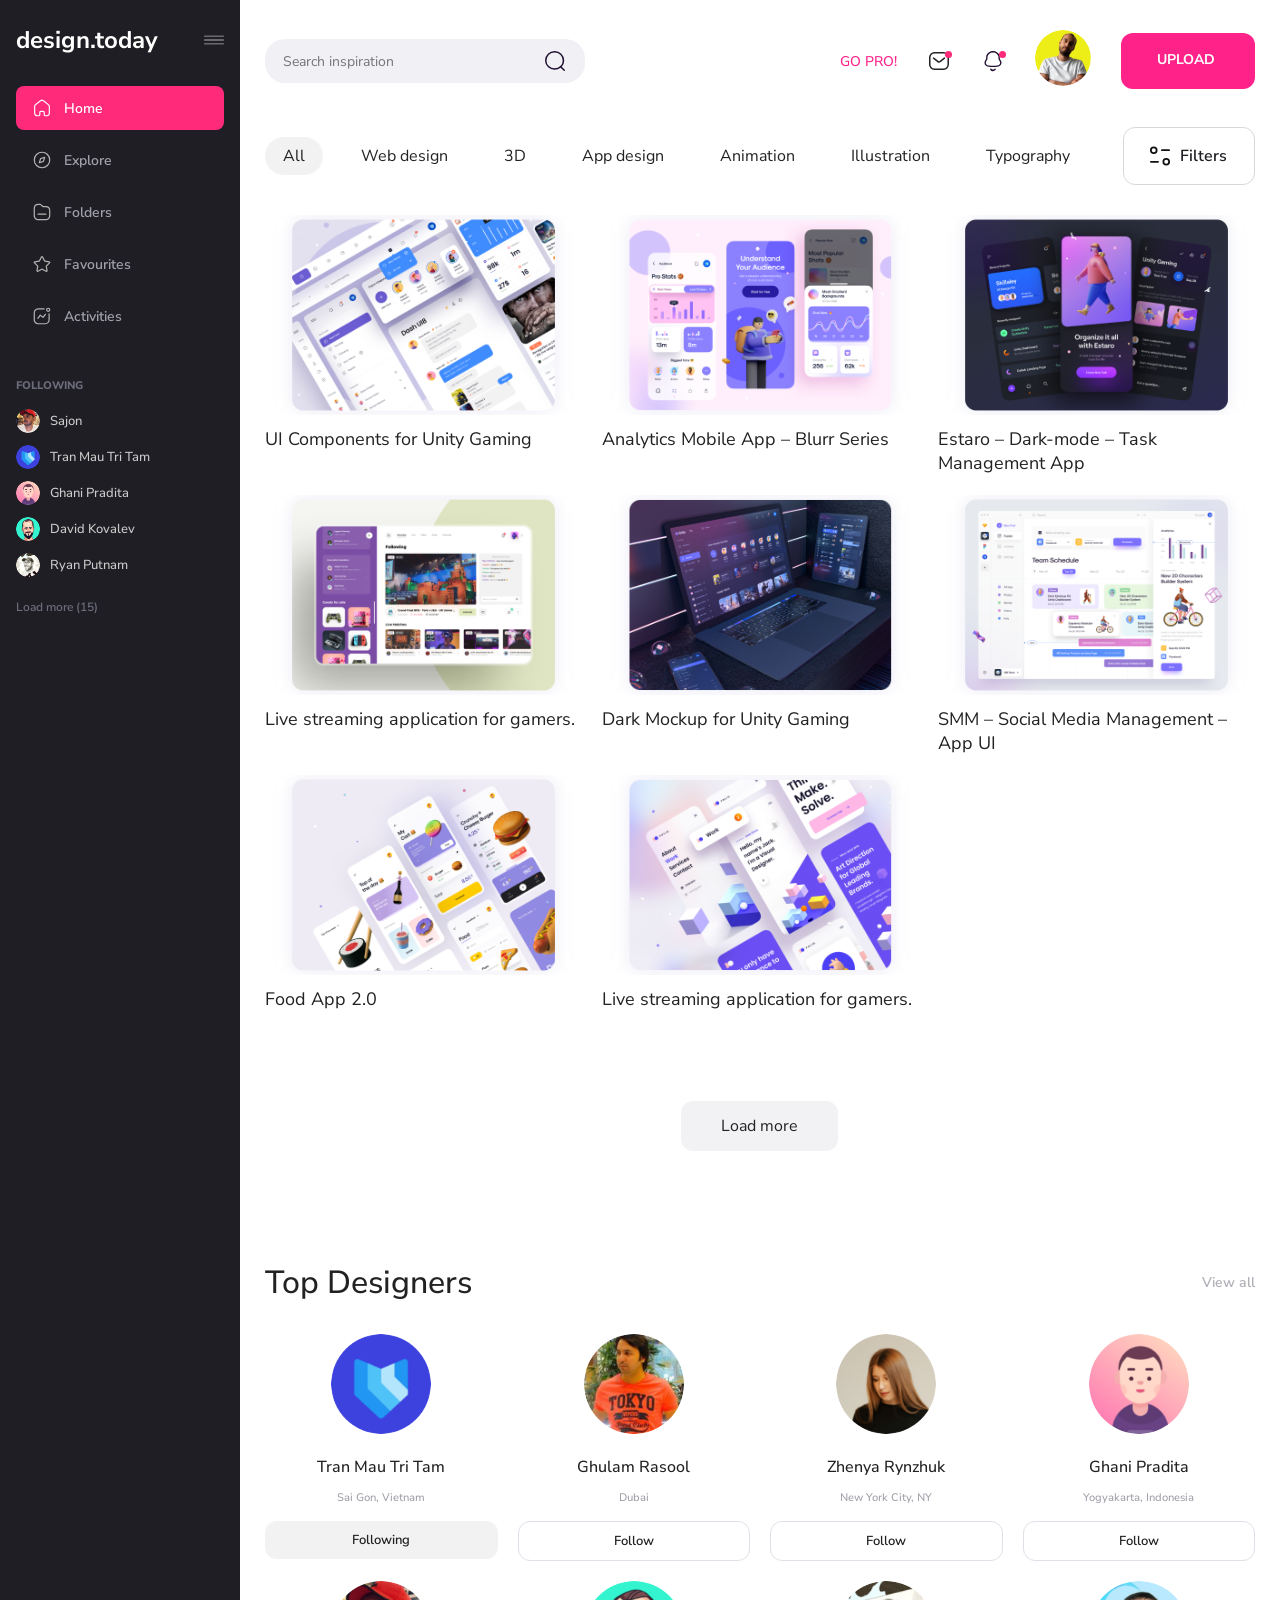
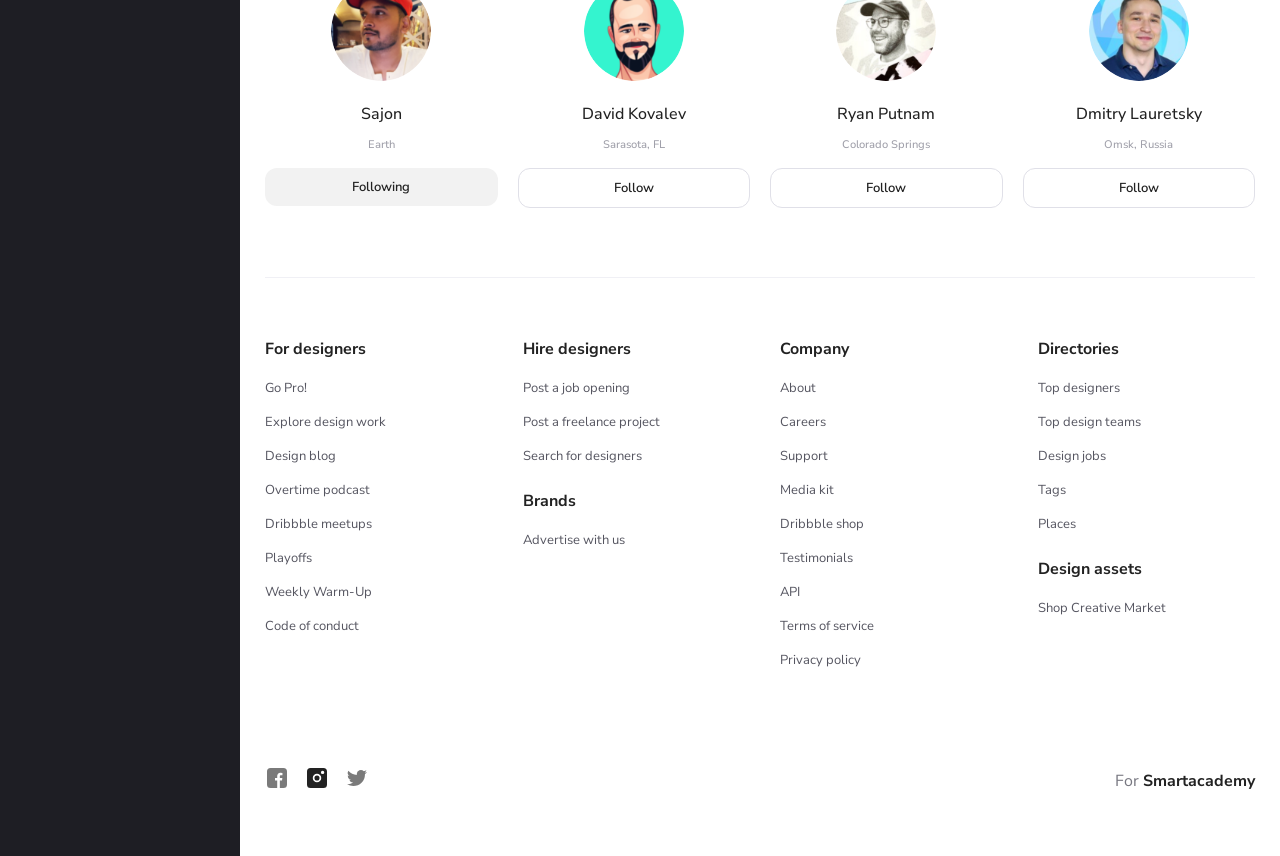
<file: index.html>
<!doctype html>
<html lang="en">
  <head>
    <meta charset="UTF-8" />
    <meta name="viewport" content="width=device-width, initial-scale=1.0" />

    <title>Design Today</title>
    <link rel="preconnect" href="https://fonts.googleapis.com" />
    <link rel="preconnect" href="https://fonts.gstatic.com" crossorigin />
    <link
      href="https://fonts.googleapis.com/css2?family=Nunito+Sans:ital,opsz,wght@0,6..12,200..1000;1,6..12,200..1000&family=Rubik:ital,wght@0,300..900;1,300..900&display=swap"
      rel="stylesheet"
    />
    <link rel="stylesheet" href="style.css" />
  </head>
  <body>
    <div class="app-container">
      <aside class="sidebar">
        <div class="brand">
          <h2>design.today</h2>
          <img
            src="images/sidebar/hamburger-icon.svg"
            class="sidebar-icon"
            alt="hamburger-icon"
          />
        </div>

        <nav class="nav-menu">
          <a href="#" class="nav-item active">
            <img
              src="./images/sidebar/home-icon.svg"
              class="sidebar-icon"
              alt="Home-icon"
            />
            Home
          </a>

          <a href="#" class="nav-item">
            <img
              src="./images/sidebar/explore.svg"
              class="sidebar-icon"
              alt="Explore"
            />
            Explore
          </a>

          <a href="#" class="nav-item">
            <img
              src="./images/sidebar/folders.svg"
              class="sidebar-icon"
              alt="Folders"
            />
            Folders
          </a>

          <a href="#" class="nav-item">
            <img
              src="./images/sidebar/favourites.svg"
              class="sidebar-icon"
              alt="Favourites"
            />
            Favourites
          </a>

          <a href="#" class="nav-item">
            <img
              src="./images/sidebar/activities.svg"
              class="sidebar-icon"
              alt="Activities"
            />
            Activities
          </a>
        </nav>

        <div class="following-section">
          <p class="section-title">FOLLOWING</p>
          <ul class="following-list">
            <li><img src="./images/sidebar/sajon.png" alt="Sajon" /> Sajon</li>
            <li>
              <img
                src="./images/sidebar/Tran Mau Tri Tam.png"
                alt="Tran Mau Tri Tam"
              />
              Tran Mau Tri Tam
            </li>
            <li>
              <img src="images/sidebar/Ghani Pradita.png" alt="Ghani Pradita" />
              Ghani Pradita
            </li>
            <li>
              <img
                src="./images/sidebar/David Kovalev.png"
                alt="David Kovalev"
              />
              David Kovalev
            </li>
            <li>
              <img src="images/sidebar/Ryan Putnam.png" alt="Ryan Putnam" />
              Ryan Putnam
            </li>
          </ul>
          <a href="#" class="load-more-link">Load more (15)</a>
        </div>
      </aside>
      <main class="main-content">
        <header class="top-header">
          <div class="search-bar">
            <input type="text" placeholder="Search inspiration" />
            <img
              src="./images/main-header/search.svg"
              class="search-icon"
              alt="Search"
            />
          </div>

          <div class="header-right">
            <span class="pro-tag">GO PRO!</span>

            <div class="header-envelope">
              <img
                src="./images/main-header/envelope.svg"
                class="header-icon"
                alt="Envelope"
              />
              <span class="badge"></span>
            </div>

            <div class="header-bell">
              <img
                src="./images/main-header/bell.svg"
                class="header-icon"
                alt="Bell"
              />
              <span class="badge"></span>
            </div>

            <a href="products.html">
              <img
                src="./images/main-header/user-avatar.png"
                class="user-avatar"
                alt="User Avatar"
              />
            </a>

            <button class="btn-primary">UPLOAD</button>
          </div>
        </header>
        <section class="filter-section">
          <div class="categories">
            <button class="cat-btn active">All</button>
            <button class="cat-btn">Web design</button>
            <button class="cat-btn">3D</button>
            <button class="cat-btn">App design</button>
            <button class="cat-btn">Animation</button>
            <button class="cat-btn">Illustration</button>
            <button class="cat-btn">Typography</button>
          </div>

          <button class="filter-btn">
            <img
              src="./images/main-content/filter.svg"
              class="filter-icon"
              alt="Filter"
            />
            Filters
          </button>
        </section>
        <section class="cards-grid">
          <div class="card">
            <div class="card-img card-1">
              <div class="card-actions">
                <button class="action-btn">
                  <img src="./images/main-content/plus.svg" alt="Add" />
                </button>
                <button class="action-btn">
                  <img src="./images/main-content/heart.svg" alt="Favorite" />
                </button>
              </div>
            </div>
            <p class="card-title">UI Components for Unity Gaming</p>
          </div>

          <div class="card">
            <div class="card-img card-2">
              <div class="card-actions">
                <button class="action-btn">
                  <img src="./images/main-content/plus.svg" alt="Add" />
                </button>
                <button class="action-btn">
                  <img src="./images/main-content/heart.svg" alt="Favorite" />
                </button>
              </div>
            </div>
            <p class="card-title">Analytics Mobile App – Blurr Series</p>
          </div>

          <div class="card">
            <div class="card-img card-3">
              <div class="card-actions">
                <button class="action-btn">
                  <img src="./images/main-content/plus.svg" alt="Add" />
                </button>
                <button class="action-btn">
                  <img src="./images/main-content/heart.svg" alt="Favorite" />
                </button>
              </div>
            </div>
            <p class="card-title">Estaro – Dark-mode – Task Management App</p>
          </div>

          <div class="card">
            <div class="card-img card-4">
              <div class="card-actions">
                <button class="action-btn">
                  <img src="./images/main-content/plus.svg" alt="Add" />
                </button>
                <button class="action-btn">
                  <img src="./images/main-content/heart.svg" alt="Favorite" />
                </button>
              </div>
            </div>
            <p class="card-title">Live streaming application for gamers.</p>
          </div>

          <div class="card">
            <div class="card-img card-5">
              <div class="card-actions">
                <button class="action-btn">
                  <img src="./images/main-content/plus.svg" alt="Add" />
                </button>
                <button class="action-btn">
                  <img src="./images/main-content/heart.svg" alt="Favorite" />
                </button>
              </div>
            </div>
            <p class="card-title">Dark Mockup for Unity Gaming</p>
          </div>

          <div class="card">
            <div class="card-img card-6">
              <div class="card-actions">
                <button class="action-btn">
                  <img src="./images/main-content/plus.svg" alt="Add" />
                </button>
                <button class="action-btn">
                  <img src="./images/main-content/heart.svg" alt="Favorite" />
                </button>
              </div>
            </div>
            <p class="card-title">SMM – Social Media Management – App UI</p>
          </div>

          <div class="card">
            <div class="card-img card-7">
              <div class="card-actions">
                <button class="action-btn">
                  <img src="./images/main-content/plus.svg" alt="Add" />
                </button>
                <button class="action-btn">
                  <img src="./images/main-content/heart.svg" alt="Favorite" />
                </button>
              </div>
            </div>
            <p class="card-title">Food App 2.0</p>
          </div>

          <div class="card">
            <div class="card-img card-8">
              <div class="card-actions">
                <button class="action-btn">
                  <img src="./images/main-content/plus.svg" alt="Add" />
                </button>
                <button class="action-btn">
                  <img src="./images/main-content/heart.svg" alt="Favorite" />
                </button>
              </div>
            </div>
            <p class="card-title">Live streaming application for gamers.</p>
          </div>
          <div class="load-more-container">
            <button class="btn-load-more">Load more</button>
          </div>
        </section>
        <section class="top-designers-section">
          <div class="section-header">
            <h3>Top Designers</h3>
            <a href="#" class="view-all-link">View all</a>
          </div>

          <div class="designers-grid">
            <div class="designer-card">
              <img
                src="./images/top-designers/Tran-Mau-Tri-Tam.png"
                alt="Tran Mau Tri Tam"
                class="designer-avatar"
              />
              <p class="designer-name">Tran Mau Tri Tam</p>
              <p class="designer-location">Sai Gon, Vietnam</p>
              <button class="btn-follow following">Following</button>
            </div>

            <div class="designer-card">
              <img
                src="./images/top-designers/Ghulam-Rasool.png"
                alt="Ghulam Rasool"
                class="designer-avatar"
              />
              <p class="designer-name">Ghulam Rasool</p>
              <p class="designer-location">Dubai</p>
              <button class="btn-follow">Follow</button>
            </div>

            <div class="designer-card">
              <img
                src="./images/top-designers/Zhenya-Rynzhuk.png"
                alt="Zhenya Rynzhuk"
                class="designer-avatar"
              />
              <p class="designer-name">Zhenya Rynzhuk</p>
              <p class="designer-location">New York City, NY</p>
              <button class="btn-follow">Follow</button>
            </div>

            <div class="designer-card">
              <img
                src="./images/top-designers/Ghani-Pradita.png"
                alt="Ghani Pradita"
                class="designer-avatar"
              />
              <p class="designer-name">Ghani Pradita</p>
              <p class="designer-location">Yogyakarta, Indonesia</p>
              <button class="btn-follow">Follow</button>
            </div>

            <div class="designer-card">
              <img
                src="./images/top-designers/Sajon.png"
                alt="Sajon"
                class="designer-avatar"
              />
              <p class="designer-name">Sajon</p>
              <p class="designer-location">Earth</p>
              <button class="btn-follow following">Following</button>
            </div>

            <div class="designer-card">
              <img
                src="./images/top-designers/David-Kovalev.png"
                alt="David Kovalev"
                class="designer-avatar"
              />
              <p class="designer-name">David Kovalev</p>
              <p class="designer-location">Sarasota, FL</p>
              <button class="btn-follow">Follow</button>
            </div>

            <div class="designer-card">
              <img
                src="./images/top-designers/Ryan-Putnam.png"
                alt="Ryan Putnam"
                class="designer-avatar"
              />
              <p class="designer-name">Ryan Putnam</p>
              <p class="designer-location">Colorado Springs</p>
              <button class="btn-follow">Follow</button>
            </div>

            <div class="designer-card">
              <img
                src="./images/top-designers/Dmitry-Lauretsky.png"
                alt="Dmitry Lauretsky"
                class="designer-avatar"
              />
              <p class="designer-name">Dmitry Lauretsky</p>
              <p class="designer-location">Omsk, Russia</p>
              <button class="btn-follow">Follow</button>
            </div>
          </div>
        </section>
        <footer class="main-footer">
          <div class="footer-links-grid">
            <div class="footer-col">
              <h4>For designers</h4>
              <ul>
                <li><a href="#">Go Pro!</a></li>
                <li><a href="#">Explore design work</a></li>
                <li><a href="#">Design blog</a></li>
                <li><a href="#">Overtime podcast</a></li>
                <li><a href="#">Dribbble meetups</a></li>
                <li><a href="#">Playoffs</a></li>
                <li><a href="#">Weekly Warm-Up</a></li>
                <li><a href="#">Code of conduct</a></li>
              </ul>
            </div>

            <div class="footer-col">
              <h4>Hire designers</h4>
              <ul>
                <li><a href="#">Post a job opening</a></li>
                <li><a href="#">Post a freelance project</a></li>
                <li><a href="#">Search for designers</a></li>
              </ul>
              <h4 class="sub-heading">Brands</h4>
              <ul>
                <li><a href="#">Advertise with us</a></li>
              </ul>
            </div>

            <div class="footer-col">
              <h4>Company</h4>
              <ul>
                <li><a href="#">About</a></li>
                <li><a href="#">Careers</a></li>
                <li><a href="#">Support</a></li>
                <li><a href="#">Media kit</a></li>
                <li><a href="#">Dribbble shop</a></li>
                <li><a href="#">Testimonials</a></li>
                <li><a href="#">API</a></li>
                <li><a href="#">Terms of service</a></li>
                <li><a href="#">Privacy policy</a></li>
              </ul>
            </div>

            <div class="footer-col">
              <h4>Directories</h4>
              <ul>
                <li><a href="#">Top designers</a></li>
                <li><a href="#">Top design teams</a></li>
                <li><a href="#">Design jobs</a></li>
                <li><a href="#">Tags</a></li>
                <li><a href="#">Places</a></li>
              </ul>
              <h4 class="sub-heading">Design assets</h4>
              <ul>
                <li><a href="#">Shop Creative Market</a></li>
              </ul>
            </div>
          </div>

          <div class="footer-bottom">
            <div class="social-icons">
              <a href="#"
                ><img src="./images/main-footer/facebook.svg" alt="Facebook"
              /></a>
              <a href="#"
                ><img src="./images/main-footer/instagram.svg" alt="Instagram"
              /></a>
              <a href="#"
                ><img src="./images/main-footer/X.svg" alt="Twitter"
              /></a>
            </div>
            <p class="copyright">For <strong>Smartacademy</strong></p>
          </div>
        </footer>
      </main>
    </div>
  </body>
</html>
</file>
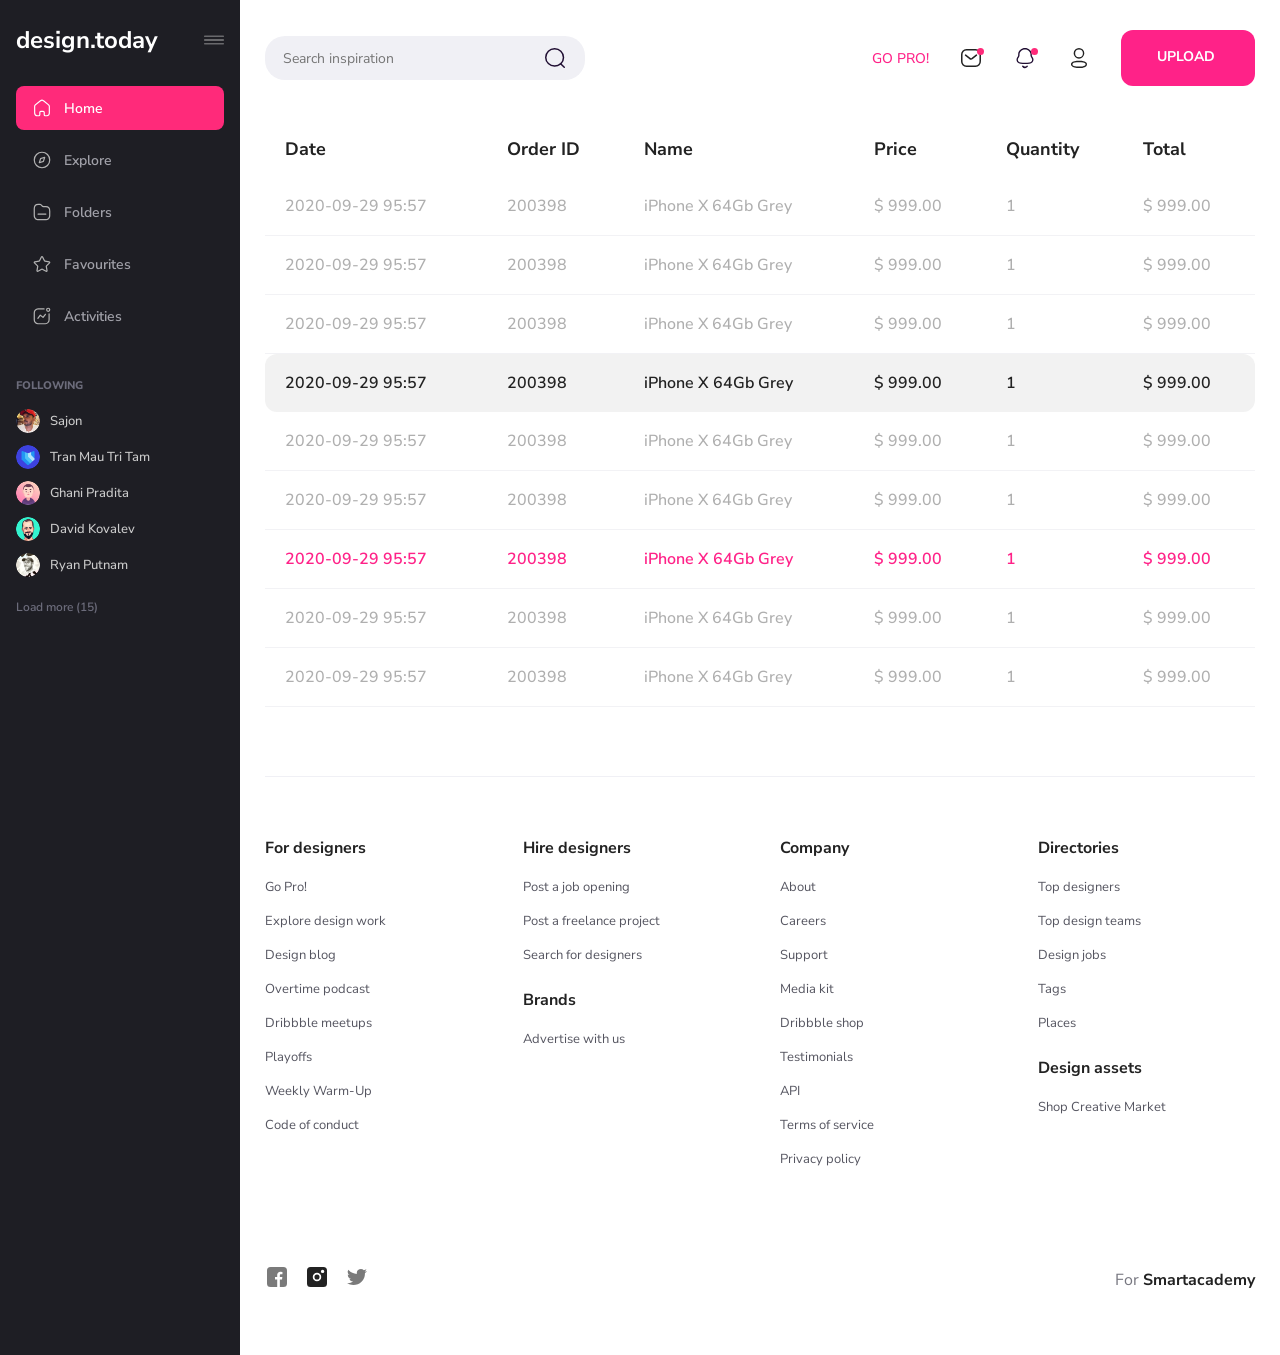
<file: products.html>
<!doctype html>
<html lang="en">
  <head>
    <meta charset="UTF-8" />
    <meta name="viewport" content="width=device-width, initial-scale=1.0" />

    <title>Products</title>
    <link rel="preconnect" href="https://fonts.googleapis.com" />
    <link rel="preconnect" href="https://fonts.gstatic.com" crossorigin />
    <link
      href="https://fonts.googleapis.com/css2?family=Nunito+Sans:ital,opsz,wght@0,6..12,200..1000;1,6..12,200..1000&family=Rubik:ital,wght@0,300..900;1,300..900&display=swap"
      rel="stylesheet"
    />
    <link rel="stylesheet" href="style.css" />
  </head>
  <body>
    <div class="app-container">
      <aside class="sidebar">
        <div class="brand">
          <h2>design.today</h2>
          <img
            src="images/sidebar/hamburger-icon.svg"
            class="sidebar-icon"
            alt="hamburger-icon"
          />
        </div>

        <nav class="nav-menu">
          <a href="#" class="nav-item active">
            <img
              src="./images/sidebar/home-icon.svg"
              class="sidebar-icon"
              alt="Home-icon"
            />
            Home
          </a>

          <a href="#" class="nav-item">
            <img
              src="./images/sidebar/explore.svg"
              class="sidebar-icon"
              alt="Explore"
            />
            Explore
          </a>

          <a href="#" class="nav-item">
            <img
              src="./images/sidebar/folders.svg"
              class="sidebar-icon"
              alt="Folders"
            />
            Folders
          </a>

          <a href="#" class="nav-item">
            <img
              src="./images/sidebar/favourites.svg"
              class="sidebar-icon"
              alt="Favourites"
            />
            Favourites
          </a>

          <a href="#" class="nav-item">
            <img
              src="./images/sidebar/activities.svg"
              class="sidebar-icon"
              alt="Activities"
            />
            Activities
          </a>
        </nav>

        <div class="following-section">
          <p class="section-title">FOLLOWING</p>
          <ul class="following-list">
            <li><img src="./images/sidebar/sajon.png" alt="Sajon" /> Sajon</li>
            <li>
              <img
                src="./images/sidebar/Tran Mau Tri Tam.png"
                alt="Tran Mau Tri Tam"
              />
              Tran Mau Tri Tam
            </li>
            <li>
              <img src="images/sidebar/Ghani Pradita.png" alt="Ghani Pradita" />
              Ghani Pradita
            </li>
            <li>
              <img
                src="./images/sidebar/David Kovalev.png"
                alt="David Kovalev"
              />
              David Kovalev
            </li>
            <li>
              <img src="images/sidebar/Ryan Putnam.png" alt="Ryan Putnam" />
              Ryan Putnam
            </li>
          </ul>
          <a href="#" class="load-more-link">Load more (15)</a>
        </div>
      </aside>
      <main class="main-content">
        <header class="top-header">
          <div class="search-bar">
            <input type="text" placeholder="Search inspiration" />
            <img
              src="./images/main-header/search.svg"
              class="search-icon"
              alt="Search"
            />
          </div>

          <div class="header-right">
            <span class="pro-tag">GO PRO!</span>

            <div class="header-envelope">
              <img
                src="./images/main-header/envelope.svg"
                class="header-icon"
                alt="Envelope"
              />
              <span class="badge"></span>
            </div>

            <div class="header-bell">
              <img
                src="./images/main-header/bell.svg"
                class="header-icon"
                alt="Bell"
              />
              <span class="badge"></span>
            </div>

            <div class="header-user">
              <a href="index.html">
                <img
                  src="./images/main-header/user-icon.svg"
                  class="user-avatar user-icon-small"
                  alt="User Icon"
                />
              </a>
            </div>

            <button class="btn-primary">UPLOAD</button>
          </div>
        </header>

        <section class="orders-section">
          <table class="orders-table">
            <thead>
              <tr>
                <th>Date</th>
                <th>Order ID</th>
                <th>Name</th>
                <th>Price</th>
                <th>Quantity</th>
                <th>Total</th>
              </tr>
            </thead>
            <tbody>
              <tr>
                <td>2020-09-29 95:57</td>
                <td>200398</td>
                <td>iPhone X 64Gb Grey</td>
                <td>$ 999.00</td>
                <td>1</td>
                <td>$ 999.00</td>
              </tr>
              <tr>
                <td>2020-09-29 95:57</td>
                <td>200398</td>
                <td>iPhone X 64Gb Grey</td>
                <td>$ 999.00</td>
                <td>1</td>
                <td>$ 999.00</td>
              </tr>
              <tr>
                <td>2020-09-29 95:57</td>
                <td>200398</td>
                <td>iPhone X 64Gb Grey</td>
                <td>$ 999.00</td>
                <td>1</td>
                <td>$ 999.00</td>
              </tr>

              <tr class="row-highlight">
                <td>2020-09-29 95:57</td>
                <td>200398</td>
                <td>iPhone X 64Gb Grey</td>
                <td>$ 999.00</td>
                <td>1</td>
                <td>$ 999.00</td>
              </tr>
              <tr>
                <td>2020-09-29 95:57</td>
                <td>200398</td>
                <td>iPhone X 64Gb Grey</td>
                <td>$ 999.00</td>
                <td>1</td>
                <td>$ 999.00</td>
              </tr>
              <tr>
                <td>2020-09-29 95:57</td>
                <td>200398</td>
                <td>iPhone X 64Gb Grey</td>
                <td>$ 999.00</td>
                <td>1</td>
                <td>$ 999.00</td>
              </tr>

              <tr class="row-pink">
                <td>2020-09-29 95:57</td>
                <td>200398</td>
                <td>iPhone X 64Gb Grey</td>
                <td>$ 999.00</td>
                <td>1</td>
                <td>$ 999.00</td>
              </tr>
              <tr>
                <td>2020-09-29 95:57</td>
                <td>200398</td>
                <td>iPhone X 64Gb Grey</td>
                <td>$ 999.00</td>
                <td>1</td>
                <td>$ 999.00</td>
              </tr>
              <tr>
                <td>2020-09-29 95:57</td>
                <td>200398</td>
                <td>iPhone X 64Gb Grey</td>
                <td>$ 999.00</td>
                <td>1</td>
                <td>$ 999.00</td>
              </tr>
            </tbody>
          </table>
        </section>
        <footer class="main-footer">
          <div class="footer-links-grid">
            <div class="footer-col">
              <h4>For designers</h4>
              <ul>
                <li><a href="#">Go Pro!</a></li>
                <li><a href="#">Explore design work</a></li>
                <li><a href="#">Design blog</a></li>
                <li><a href="#">Overtime podcast</a></li>
                <li><a href="#">Dribbble meetups</a></li>
                <li><a href="#">Playoffs</a></li>
                <li><a href="#">Weekly Warm-Up</a></li>
                <li><a href="#">Code of conduct</a></li>
              </ul>
            </div>

            <div class="footer-col">
              <h4>Hire designers</h4>
              <ul>
                <li><a href="#">Post a job opening</a></li>
                <li><a href="#">Post a freelance project</a></li>
                <li><a href="#">Search for designers</a></li>
              </ul>
              <h4 class="sub-heading">Brands</h4>
              <ul>
                <li><a href="#">Advertise with us</a></li>
              </ul>
            </div>

            <div class="footer-col">
              <h4>Company</h4>
              <ul>
                <li><a href="#">About</a></li>
                <li><a href="#">Careers</a></li>
                <li><a href="#">Support</a></li>
                <li><a href="#">Media kit</a></li>
                <li><a href="#">Dribbble shop</a></li>
                <li><a href="#">Testimonials</a></li>
                <li><a href="#">API</a></li>
                <li><a href="#">Terms of service</a></li>
                <li><a href="#">Privacy policy</a></li>
              </ul>
            </div>

            <div class="footer-col">
              <h4>Directories</h4>
              <ul>
                <li><a href="#">Top designers</a></li>
                <li><a href="#">Top design teams</a></li>
                <li><a href="#">Design jobs</a></li>
                <li><a href="#">Tags</a></li>
                <li><a href="#">Places</a></li>
              </ul>
              <h4 class="sub-heading">Design assets</h4>
              <ul>
                <li><a href="#">Shop Creative Market</a></li>
              </ul>
            </div>
          </div>

          <div class="footer-bottom">
            <div class="social-icons">
              <a href="#"
                ><img src="./images/main-footer/facebook.svg" alt="Facebook"
              /></a>
              <a href="#"
                ><img src="./images/main-footer/instagram.svg" alt="Instagram"
              /></a>
              <a href="#"
                ><img src="./images/main-footer/X.svg" alt="Twitter"
              /></a>
            </div>
            <p class="copyright">For <strong>Smartacademy</strong></p>
          </div>
        </footer>
      </main>
    </div>
  </body>
</html>
</file>
<file: style.css>
* {
  margin: 0;
  padding: 0;
  box-sizing: border-box;
}

/* sidebar Styles start */

.sidebar {
  width: 240px;
  background-color: #1e1e24;
  color: #fff;
  padding: 24px 16px;
  display: flex;
  flex-direction: column;
  font-family: "Nunito Sans", sans-serif;
}

.brand {
  display: flex;
  justify-content: space-between;
  align-items: center;
  margin-bottom: 30px;
}

.brand h2 {
  font-size: 24px;
  font-weight: 700;
}

.nav-menu {
  display: flex;
  flex-direction: column;
  gap: 8px;
}

.nav-item {
  color: #a0a0a8;
  text-decoration: none;
  padding: 12px 16px;
  border-radius: 8px;
  display: flex;
  align-items: center;
  gap: 12px;
  font-size: 14px;
  font-weight: 600;
  transition: all 0.2s ease;
}

.nav-item.active {
  background-color: #ff2a7a;
  color: #fff;
}

.nav-item:hover:not(.active) {
  background-color: #2b2b36;
  color: #fff;
}

.sidebar-icon {
  width: 20px;
  height: 20px;
  filter: brightness(0) invert(0.7);
  transition: filter 0.2s ease;
}

.nav-item.active .sidebar-icon,
.nav-item:hover .sidebar-icon {
  filter: brightness(0) invert(1);
}

.following-section {
  margin-top: 40px;
}

.section-title {
  font-size: 11px;
  color: #6c6c7b;
  font-weight: 800;
  margin-bottom: 16px;
}

.following-list {
  list-style: none;
}

.following-list li {
  display: flex;
  align-items: center;
  gap: 10px;
  margin-bottom: 12px;
  font-size: 13px;
  font-weight: 500;
  color: #ccc;
}

.following-list img {
  width: 24px;
  height: 24px;
  border-radius: 50%;
  object-fit: cover;
}

.load-more-link {
  color: #6c6c7b;
  font-size: 12px;
  font-weight: 600;
  text-decoration: none;
  display: inline-block;
  margin-top: 10px;
}

/* sidebar Styles end */

/* Header Styles Start */

.app-container {
  display: flex;
}

.main-content {
  flex: 1;
  padding: 30px 25px;
}

.top-header {
  display: flex;
  justify-content: space-between;
  align-items: center;
  margin-bottom: 35px;
  font-family: "Nunito Sans", sans-serif;
}

.search-bar {
  background-color: #f0f0f5;
  padding: 10px 18px;
  border-radius: 20px;
  display: flex;
  align-items: center;
  gap: 12px;
  width: 446px;
}

.search-icon {
  width: 24px;
  height: 24px;
}

.search-bar input {
  border: none;
  background: transparent;
  width: 100%;
  font-family: "Nunito Sans", sans-serif;
  font-size: 14px;
}

.header-right {
  display: flex;
  align-items: center;
  gap: 30px;
}

.pro-tag {
  color: #ff2288;
  font-size: 14px;
  font-weight: 500;
  cursor: pointer;
}

.header-icon {
  width: 24px;
  height: 24px;
  cursor: pointer;
}

.header-envelope,
.header-bell {
  position: relative;
  display: flex;
  align-items: center;
  cursor: pointer;
}

.badge {
  position: absolute;
  top: 2px;
  right: -1px;
  width: 7px;
  height: 7px;
  background-color: #ff2a7a;
  border-radius: 50%;
}

.user-avatar {
  width: 56px;
  height: 56px;
  border-radius: 50%;
  object-fit: cover;
  cursor: pointer;
}
.header-user {
  display: flex;
  align-items: center;
  justify-content: center;
}

.header-user a {
  display: flex;
  align-items: center;
  justify-content: center;
}
.user-icon-small {
  width: 24px;
  height: 24px;
  cursor: pointer;
}
.btn-primary {
  background-color: #ff2288;
  color: #fff;
  border: none;
  padding: 17px 40px 20px 36px;
  border-radius: 12px;
  font-family: "Nunito Sans", sans-serif;
  font-size: 14px;
  font-weight: 700;
  cursor: pointer;
}

/* Header Styles End */

/* Filter & Categories Styles Start */

.filter-section {
  display: flex;
  justify-content: space-between;
  align-items: center;
  margin-bottom: 30px;
  font-family: "Nunito Sans", sans-serif;
}

.categories {
  display: flex;
  gap: 50px;
}

.cat-btn {
  background: transparent;
  border: none;
  padding: 8px 18px;
  border-radius: 20px;
  font-family: "Nunito Sans", sans-serif;
  font-size: 16px;
  font-weight: 400;
  color: #222222;
  cursor: pointer;
  transition: all 0.2s ease;
}

.cat-btn:hover:not(.active) {
  background-color: #f8f8fa;
  color: #ff2a7a;
}

.cat-btn.active {
  background-color: #f2f2f2;
  color: #222222;
}

.filter-btn {
  background-color: #ffffff;
  border: 1px solid #d8d8d8;
  padding: 16px 27px 16px 24px;
  border-radius: 12px;
  display: flex;
  align-items: center;
  gap: 8px;
  font-family: "Nunito Sans", sans-serif;
  font-size: 16px;
  font-weight: 600;
  color: #1e1e24;
  cursor: pointer;
}

.filter-icon {
  width: 24px;
  height: 24px;
}

/* Filter & Categories Styles End */

/* Cards Grid Styles Start */

.cards-grid {
  display: grid;
  grid-template-columns: repeat(4, 1fr);
  gap: 24px;
  margin-bottom: 40px;
}

.card {
  display: flex;
  flex-direction: column;
  cursor: pointer;
  transition:
    transform 0.3s ease,
    box-shadow 0.3s ease;
  border-radius: 16px;
}

.card:hover {
  transform: translateY(-6px);
}

.card-img {
  position: relative;
  width: 100%;
  height: 200px;
  background-size: cover;
  background-position: center;
  border-radius: 16px;
  margin-bottom: 12px;
  overflow: hidden;
}

.card:hover .card-actions {
  opacity: 1;
}

.card-actions {
  position: absolute;
  top: 12px;
  left: 12px;
  display: flex;
  flex-direction: column;
  gap: 8px;
  opacity: 0;
  transition: opacity 0.3s ease;
}

.action-btn {
  width: 36px;
  height: 36px;
  background-color: #ffffff;
  border: none;
  border-radius: 10px;
  display: flex;
  align-items: center;
  justify-content: center;
  cursor: pointer;
}

.action-btn img {
  width: 24px;
  height: 24px;
}

.card-1 {
  background-image: url("./images/main-content/unity-gaming.png");
}
.card-2 {
  background-image: url("./images/main-content/blurr-series.png");
}
.card-3 {
  background-image: url("./images/main-content/task-management-app.png");
}
.card-4 {
  background-image: url("./images/main-content/application-for-gamers.png");
}
.card-5 {
  background-image: url("./images/main-content/dark-unity-gaming.png");
}
.card-6 {
  background-image: url("./images/main-content/social-media-management.png");
}
.card-7 {
  background-image: url("./images/main-content/food-app.png");
}
.card-8 {
  background-image: url("./images/main-content/streaming-application.png");
}

.card-title {
  font-family: "Nunito Sans", sans-serif;
  font-size: 18px;
  font-weight: 400;
  color: #222222;
}

.load-more-container {
  grid-column: 1 / -1;
  display: flex;
  justify-content: center;
  margin-top: 70px;
  margin-bottom: 70px;
}

.btn-load-more {
  background-color: #f2f2f5;
  color: #222222;
  border: none;
  padding: 14px 40px;
  border-radius: 12px;
  font-family: "Nunito Sans", sans-serif;
  font-size: 16px;
  font-weight: 400;
  cursor: pointer;
}

/* Cards Grid Styles End */

/* Top Designers Styles Start */

.top-designers-section {
  font-family: "Nunito Sans", sans-serif;
  margin-top: 40px;
  margin-bottom: 60px;
}

.section-header {
  display: flex;
  justify-content: space-between;
  align-items: center;
  margin-bottom: 30px;
}

.section-header h3 {
  font-size: 32px;
  font-weight: 500;
  color: #222222;
}

.view-all-link {
  font-size: 14px;
  font-weight: 600;
  color: #b0b0b8;
  text-decoration: none;
  transition: color 0.2s ease;
}

.designers-grid {
  display: grid;
  grid-template-columns: repeat(8, 1fr);
  gap: 25px;
}

.designer-card {
  display: flex;
  flex-direction: column;
  align-items: center;
  text-align: center;
}

.designer-avatar {
  width: 132px;
  height: 132px;
  border-radius: 50%;
  object-fit: cover;
  margin-bottom: 16px;
}

.designer-name {
  font-size: 16px;
  font-weight: 500;
  color: #222222;

  margin-bottom: 6px;
  min-height: 34px;
  display: flex;
  align-items: center;
}

.designer-location {
  font-size: 11px;
  font-weight: 500;
  color: #a0a0aa;
  margin-bottom: 16px;
  min-height: 14px;
}

.btn-follow {
  width: 100%;
  background-color: #ffffff;
  color: #222222;
  border: 1px solid #e0e0e8;
  border-radius: 12px;
  padding: 10px 0;
  font-family: "Nunito Sans", sans-serif;
  font-size: 13px;
  font-weight: 600;
  cursor: pointer;
}

.btn-follow.following {
  background-color: #f2f2f2;
  color: #222222;
  border: none;
}

/* Top Designers Styles End */

/* Footer Styles Start */

.main-footer {
  font-family: "Nunito Sans", sans-serif;
  padding-top: 60px;
  padding-bottom: 30px;
  border-top: 1px solid #f0f0f5;
  margin-top: 69px;
}

.footer-links-grid {
  display: grid;
  grid-template-columns: repeat(4, 1fr);
  gap: 40px;
  margin-bottom: 60px;
}

.footer-col h4 {
  font-size: 16px;
  font-weight: 700;
  color: #222222;
  margin-bottom: 16px;
}

.footer-col h4.sub-heading {
  margin-top: 24px;
}

.footer-col ul {
  list-style: none;
}

.footer-col ul li {
  margin-bottom: 12px;
}

.footer-col ul li a {
  font-size: 13px;
  font-weight: 400;
  color: #555560;
  text-decoration: none;
}

.footer-bottom {
  display: flex;
  justify-content: space-between;
  align-items: center;
  padding-top: 24px;
}

.social-icons {
  display: flex;
  gap: 16px;
}

.social-icons a img {
  width: 24px;
  height: 24px;
}

.copyright {
  font-size: 16px;
  color: #777780;
}

.copyright strong {
  color: #222222;
}

/* Footer Styles End */

/* Orders Table Styles Start */

.orders-section {
  width: 100%;
  margin-top: 20px;
  margin-bottom: 60px;
  font-family: "Nunito Sans", sans-serif;
}

.orders-table {
  width: 100%;
  border-collapse: collapse;
  text-align: left;
}

.orders-table th {
  padding: 16px 20px;
  font-size: 18px;
  font-weight: 700;
  color: #222222;
}

.orders-table td {
  padding: 18px 20px;
  font-size: 16px;
  font-weight: 500;
  color: #afafaf;
  border-bottom: 1px solid #f2f2f5;
}

.orders-table tr.row-highlight td {
  background-color: #f2f2f2;
  border-bottom: none;
  color: #222222;
  font-weight: 600;
}

.orders-table tr.row-highlight td:first-child {
  border-top-left-radius: 12px;
  border-bottom-left-radius: 12px;
}

.orders-table tr.row-highlight td:last-child {
  border-top-right-radius: 12px;
  border-bottom-right-radius: 12px;
}

.orders-table tr.row-pink td {
  color: #ff2288;
  font-weight: 600;
}

/* Orders Table Styles End */

/*   RESPONSIVE STYLES (MEDIA QUERIES) */

@media (max-width: 1366px) {
  .cards-grid {
    grid-template-columns: repeat(3, 1fr);
    gap: 20px;
  }

  .designers-grid {
    grid-template-columns: repeat(4, 1fr);
    gap: 20px;
  }

  .designer-avatar {
    width: 100px;
    height: 100px;
  }

  .search-bar {
    width: 320px;
  }

  .categories {
    gap: 20px;
  }
}

@media (max-width: 1023px) {
  .sidebar {
    width: 200px;
    padding: 20px 12px;
  }

  .main-content {
    padding: 20px 16px;
  }

  .top-header {
    gap: 15px;
  }

  .search-bar {
    width: 100%;
    max-width: 280px;
  }

  .cards-grid {
    grid-template-columns: repeat(2, 1fr);
    gap: 16px;
  }

  .designers-grid {
    grid-template-columns: repeat(4, 1fr);
    gap: 15px;
  }

  .designer-avatar {
    width: 80px;
    height: 80px;
  }

  .filter-section {
    gap: 15px;
  }

  .categories {
    overflow-x: auto;
    padding-bottom: 5px;
    gap: 10px;
  }

  .orders-section {
    overflow-x: auto;
  }

  .orders-table {
    min-width: 700px;
  }

  .footer-links-grid {
    grid-template-columns: repeat(2, 1fr);
    gap: 30px;
  }
}

@media (max-width: 768px) {
  .app-container {
    flex-direction: column;
  }

  .sidebar {
    width: 100%;
    padding: 16px;
  }

  .following-section {
    display: none;
  }

  .main-content {
    padding: 20px 15px;
  }

  .top-header {
    flex-direction: column;
    align-items: stretch;
    gap: 20px;
  }

  .search-bar {
    width: 100%;
  }

  .header-right {
    justify-content: space-between;
    gap: 15px;
  }

  .filter-section {
    flex-direction: column;
    align-items: stretch;
    gap: 15px;
  }

  .categories {
    overflow-x: auto;
    white-space: nowrap;
    padding-bottom: 8px;
  }

  .filter-btn {
    justify-content: center;
  }

  .cards-grid {
    grid-template-columns: 1fr;
  }

  .designers-grid {
    grid-template-columns: repeat(2, 1fr);
  }

  .designer-avatar {
    width: 90px;
    height: 90px;
  }

  .footer-links-grid {
    grid-template-columns: 1fr;
  }

  .footer-bottom {
    flex-direction: column;
    gap: 15px;
    text-align: center;
  }
}

/* re-run github file *\
</file>
